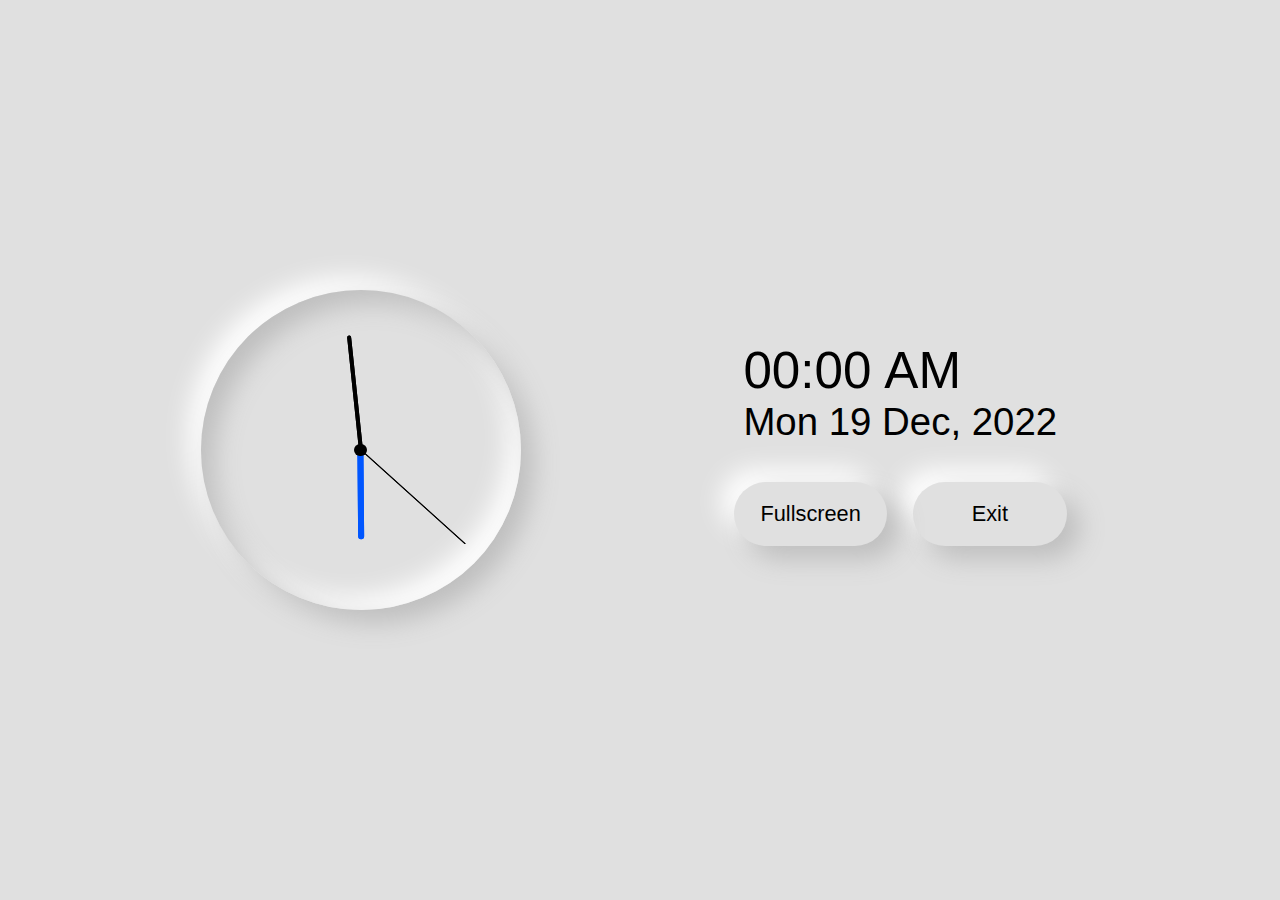
<file: DailyBoard/DailyBoard.html>
<!DOCTYPE html>
<html lang="en">

<head>
  <title>Daily Board</title>
  <link href="../DailyBoard/DailyBoard.css" rel="stylesheet">

  <script defer src="../DailyBoard/DailyBoard.js">
  </script>
  <script>
    var elem = document.documentElement;

    function fullscreenSwitch() {
      if (document.getElementById('switchfulscreen').checked == true) {
        if (elem.requestFullscreen) {
          elem.requestFullscreen();
        } else if (elem.webkitRequestFullscreen) {
          /* Safari */
          elem.webkitRequestFullscreen();
        } else if (elem.msRequestFullscreen) {
          /* IE11 */
          elem.msRequestFullscreen();
        }
      } else {
        if (document.exitFullscreen) {
          document.exitFullscreen();
        } else if (document.webkitExitFullscreen) {
          /* Safari */
          document.webkitExitFullscreen();
        } else if (document.msExitFullscreen) {
          /* IE11 */
          document.msExitFullscreen();
        }
      }
    }
  </script>
</head>

<body>
  <div id="clock">
    <div id="analog">
      <div id="hr"></div>
      <div id="mn"></div>
      <div id="sc"></div>
    </div>
  </div>

  <div id="media">
    <div id="digital">
      <div id="time">
        <div id="hour">00:</div>
        <div id="minutes">00</div>
        <div id="ampm">AM</div>
      </div>
      <div id="date">
        <span id="week">Mon</span>
        <span id="day">19</span>
        <span id="month">Dec,</span>
        <span id="year">2022</span>
      </div>
    </div>
    <div id="fullscreen">
      <input type="checkbox" id="switchfulscreen" onclick="fullscreenSwitch();">
      <label for="switchfulscreen" id="switchfullscreenlabel">
        Fullscreen
      </label>
    </div>
    <div id="exit">
      <a id="exitbuttonanchor" href="../index.html">
        <button type="button" id="exitbutton">
          Exit
        </button>
      </a>
    </div>
  </div>
</body>

</html>
</file>
<file: DailyBoard/DailyBoard.css>
* {
	font-family: 'Roboto', sans-serif;
	color: var(--text);
	font-weight: normal;
	list-style: none;
	text-decoration: none;
	-webkit-font-smoothing: antialiased;
	-moz-osx-font-smoothing: grayscale;
	-webkit-tap-highlight-color: transparent;
}

@media (prefers-color-scheme: dark) {
	:root {
		--main-color: #181818;
		--secondary-color: #ffffff;
		--shadow: #080808;
		--light: #282828;
		--text: #ffffff;
	}
}

@media (prefers-color-scheme: light) {
	:root {
		--main-color: #e0e0e0;
		--secondary-color: #000000;
		--shadow: #bebebe;
		--light: #ffffff;
		--text: #000000;
	}
}

body {
	background: var(--main-color);
	margin: 0;
	height: 100vh;
	width: 100vw;
	display: flex;
	flex-direction: row;
	justify-content: space-evenly;
	align-items: center;

}

p {
	color: var(--text);
}

#clock,
#media {
	width: auto;
	height: max-content;
}

#media {
	width: 28vw;
	height: max-content;
	display: flex;
	flex-wrap: wrap;
	justify-content: space-around;
}

#analog {
	box-shadow: 1vw 1vw 2vw var(--shadow), -1vw -1vw 2vw var(--light), inset 1vw 1vw 2vw var(--shadow), inset -1vw -1vw 2vw var(--light);
	border-radius: 100vw;
	width: 25vw;
	height: 25vw;
	display: flex;
	align-items: center;
	justify-content: center;
}

#analog:before {
	content: '';
	width: 1vw;
	height: 1vw;
	background-color: var(--text);
	border-radius: 100vw;
	z-index: 100;
}

#hr,
#mn,
#sc {
	justify-content: center;
	position: absolute;
	border-radius: 100vw;
}

#hr:before,
#hr {
	content: '';
	position: absolute;
	width: 0.5vw;
	height: 7vw;
	background-color: #0056ff;
	z-index: 10;
	border-radius: 100vw;
	margin-bottom: 7vw;
	transform-origin: bottom;
}

#mn:before,
#mn {
	content: '';
	position: absolute;
	width: 0.3vw;
	height: 9vw;
	background-color: #000000;
	z-index: 9;
	border-radius: 100vw;
	margin-bottom: 9vw;
	transform-origin: bottom;
}

#sc:before,
#sc {
	content: '';
	position: absolute;
	width: 0.1vw;
	height: 11vw;
	background-color: var(--text);
	z-index: 8;
	border-radius: 100vw;
	margin-bottom: 11vw;
	transform-origin: bottom;
}

#time {
	display: flex;
}

#time>div {
	font-size: 4vw;
}

#ampm {
	margin-left: 1vw;
}

#date {
	font-size: 3vw;
}

#digital {
	margin-bottom: 2vw;
}

#fullscreen,
#exit {
	width: 12vw;
	height: 5vw;
	padding: 1vw;
}

#switchfulscreen {
	width: 0vw;
	height: 0vw;
	visibility: hidden;
	display: none;
}

#switchfullscreenlabel {
	display: flex;
	align-items: center;
	justify-content: center;
	font-size: 1.7vw;
	width: 12vw;
	height: 5vw;
	background-color: var(--main-color);
	border-radius: 3vw;
	position: relative;
	cursor: pointer;
	box-shadow: 1vw 1vw 2vw var(--shadow), -1vw -1vw 2vw var(--light);
}

input:checked+#switchfullscreenlabel {
	box-shadow: inset 1vw 1vw 2vw var(--shadow), inset -1vw -1vw 2vw var(--light);
}

#exitbutton {
	display: block;
	font-size: 1.7vw;
	width: 12vw;
	height: 5vw;
	background-color: var(--main-color);
	border: none;
	border-radius: 3vw;
	box-shadow: 1vw 1vw 2vw var(--shadow), -1vw -1vw 2vw var(--light);
	cursor: pointer;
}

#exitbutton:active {
	box-shadow: inset 1vw 1vw 2vw var(--shadow), inset -1vw -1vw 2vw var(--light);
}

#exitbuttonanchor {
	width: auto;
	height: auto;
}

@media (orientation: portrait) {
	body {
		flex-direction: column;
		justify-content: center;
	}

	#analog {
		width: 50vw;
		height: 50vw;
	}

	#hr:before,
	#hr {
		width: 1vw;
		height: 14vw;
		margin-bottom: 14vw;
	}

	#mn:before,
	#mn {
		width: 0.6vw;
		height: 18vw;
		margin-bottom: 18vw;
	}

	#sc:before,
	#sc {
		width: 0.2vw;
		height: 22vw;
		margin-bottom: 22vw;
		;
	}

	#media {
		width: 50vw;
		padding-top: 18vw;
	}

	#digital {
		margin-bottom: 4vw;
	}

	#time>div {
		font-size: 9vw;
	}

	#date>span {
		font-size: 4vw;
	}

	#fullscreen,
	#exit {
		width: 21vw;
		height: 10vw;
		padding: 1vw;
	}

	#switchfullscreenlabel,
	#exitbutton {
		width: 21vw;
		height: 10vw;
		font-size: 3vw;
		border-radius: 5vw;
	}
}
</file>
